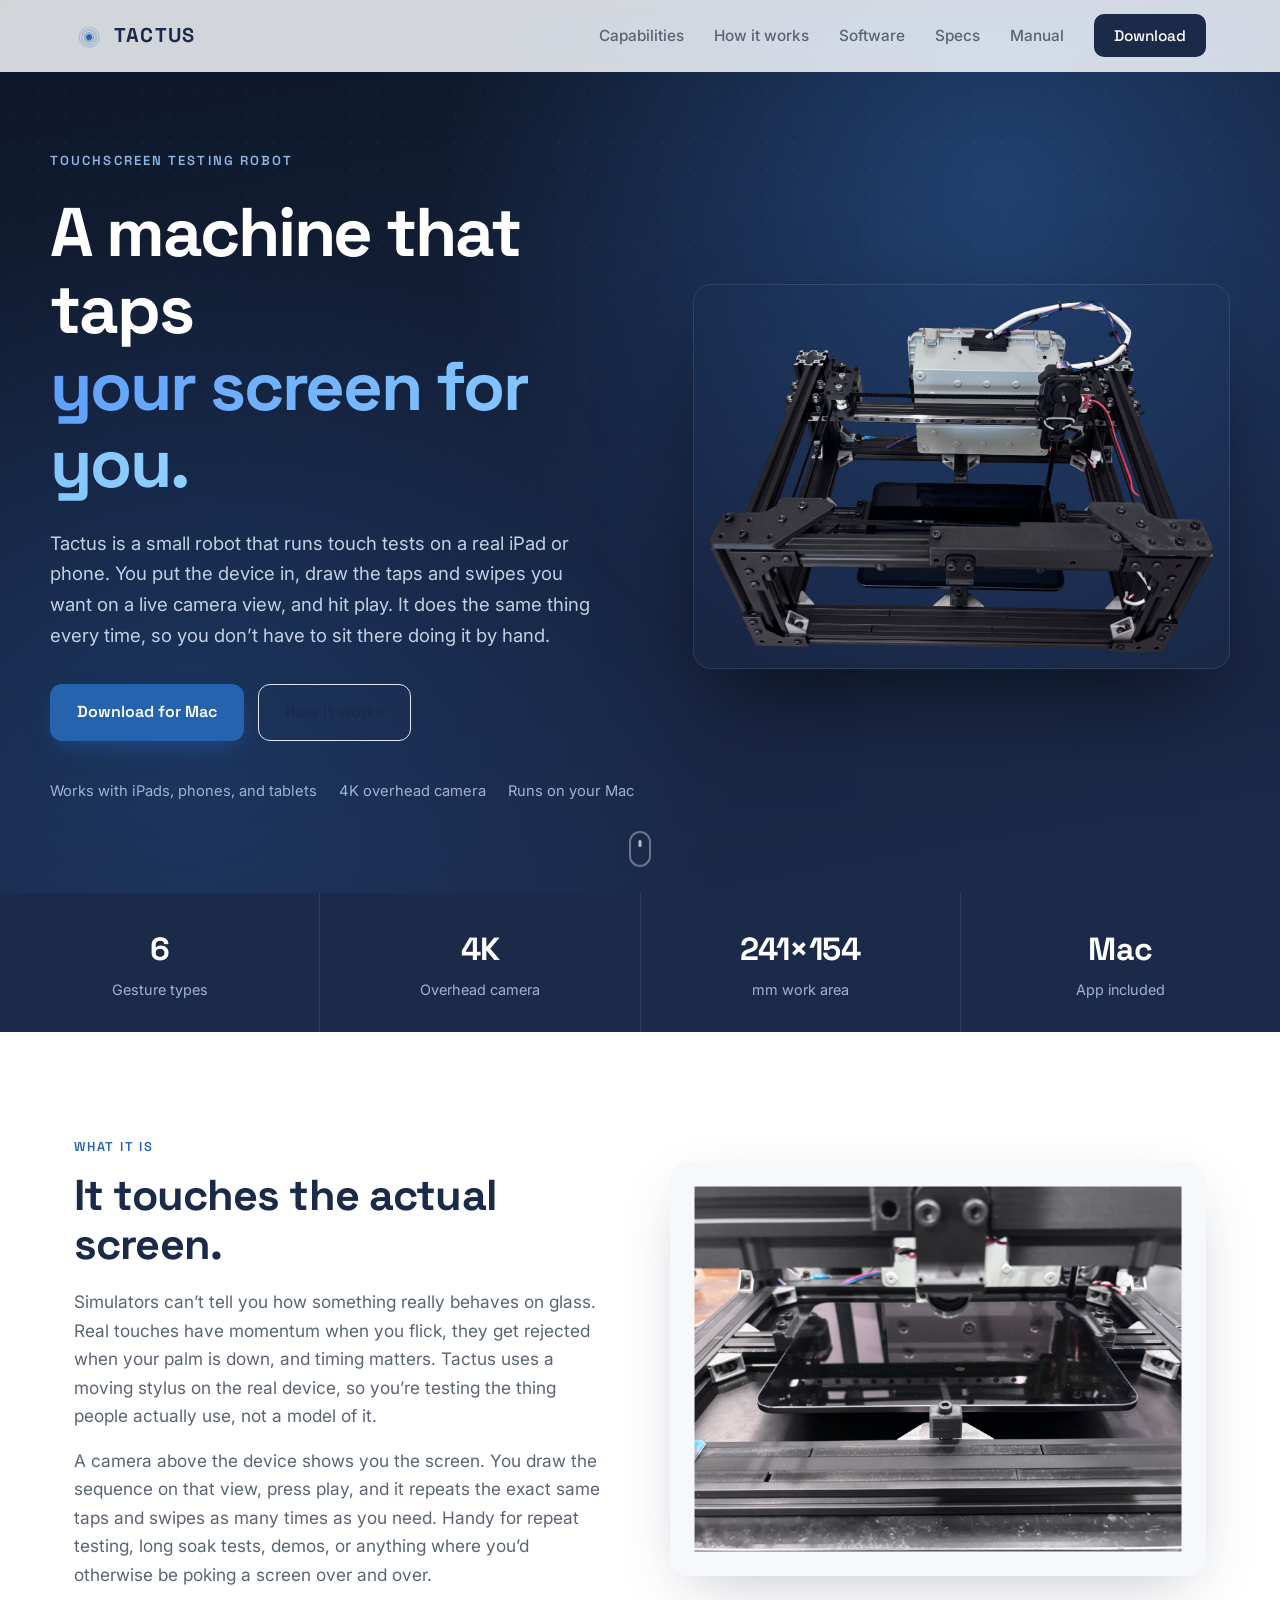
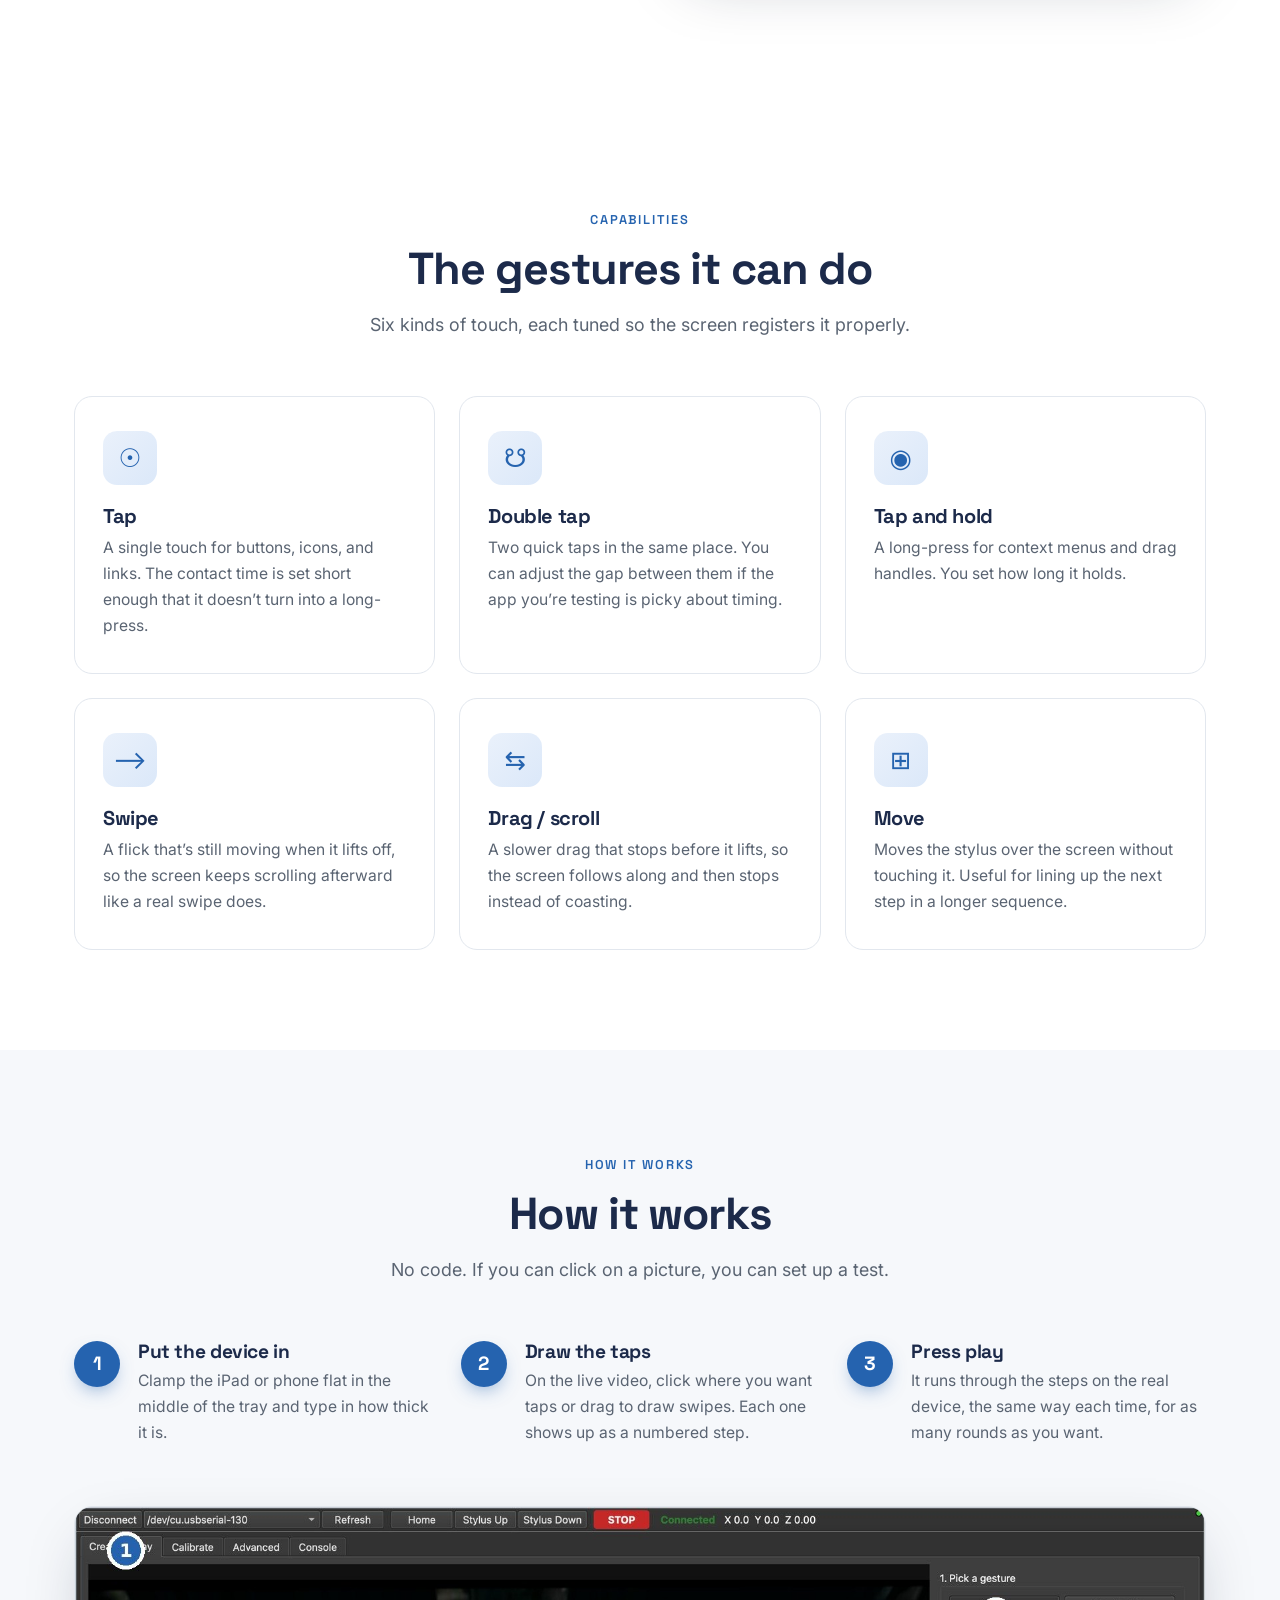
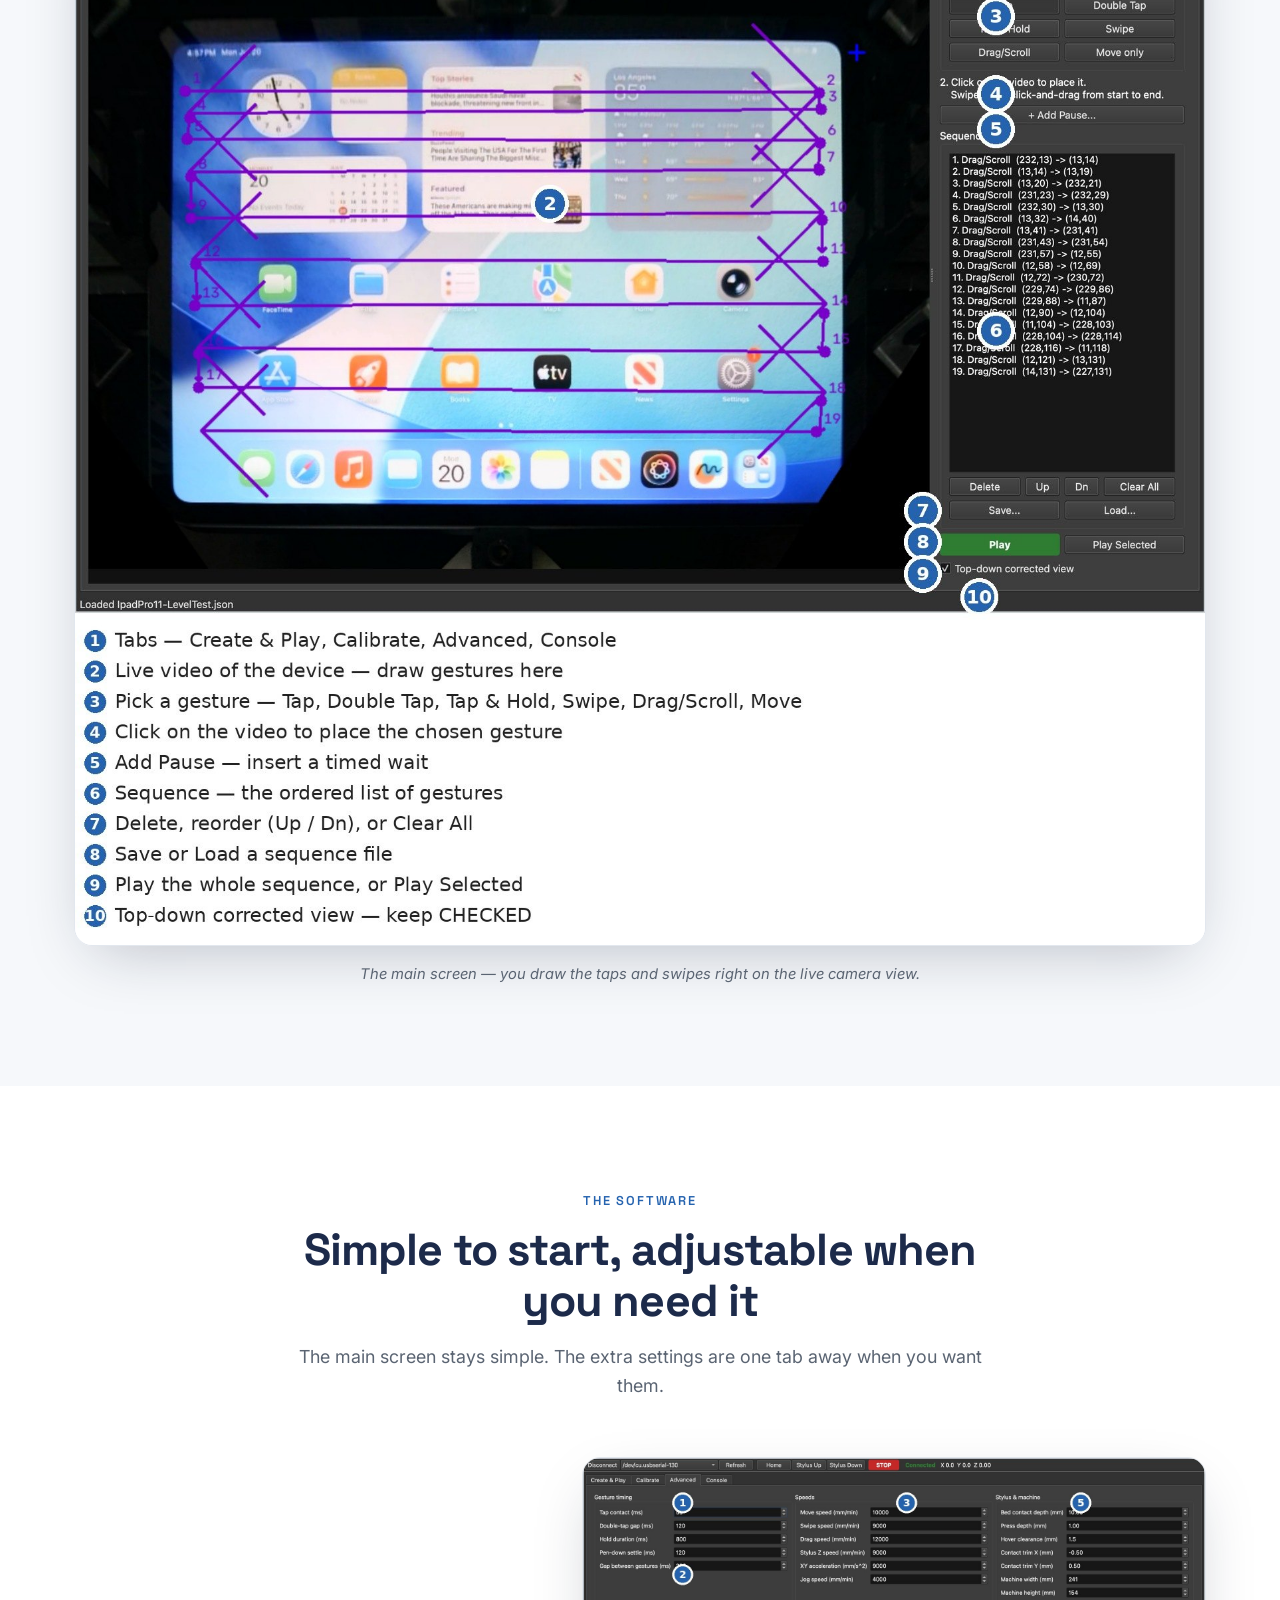
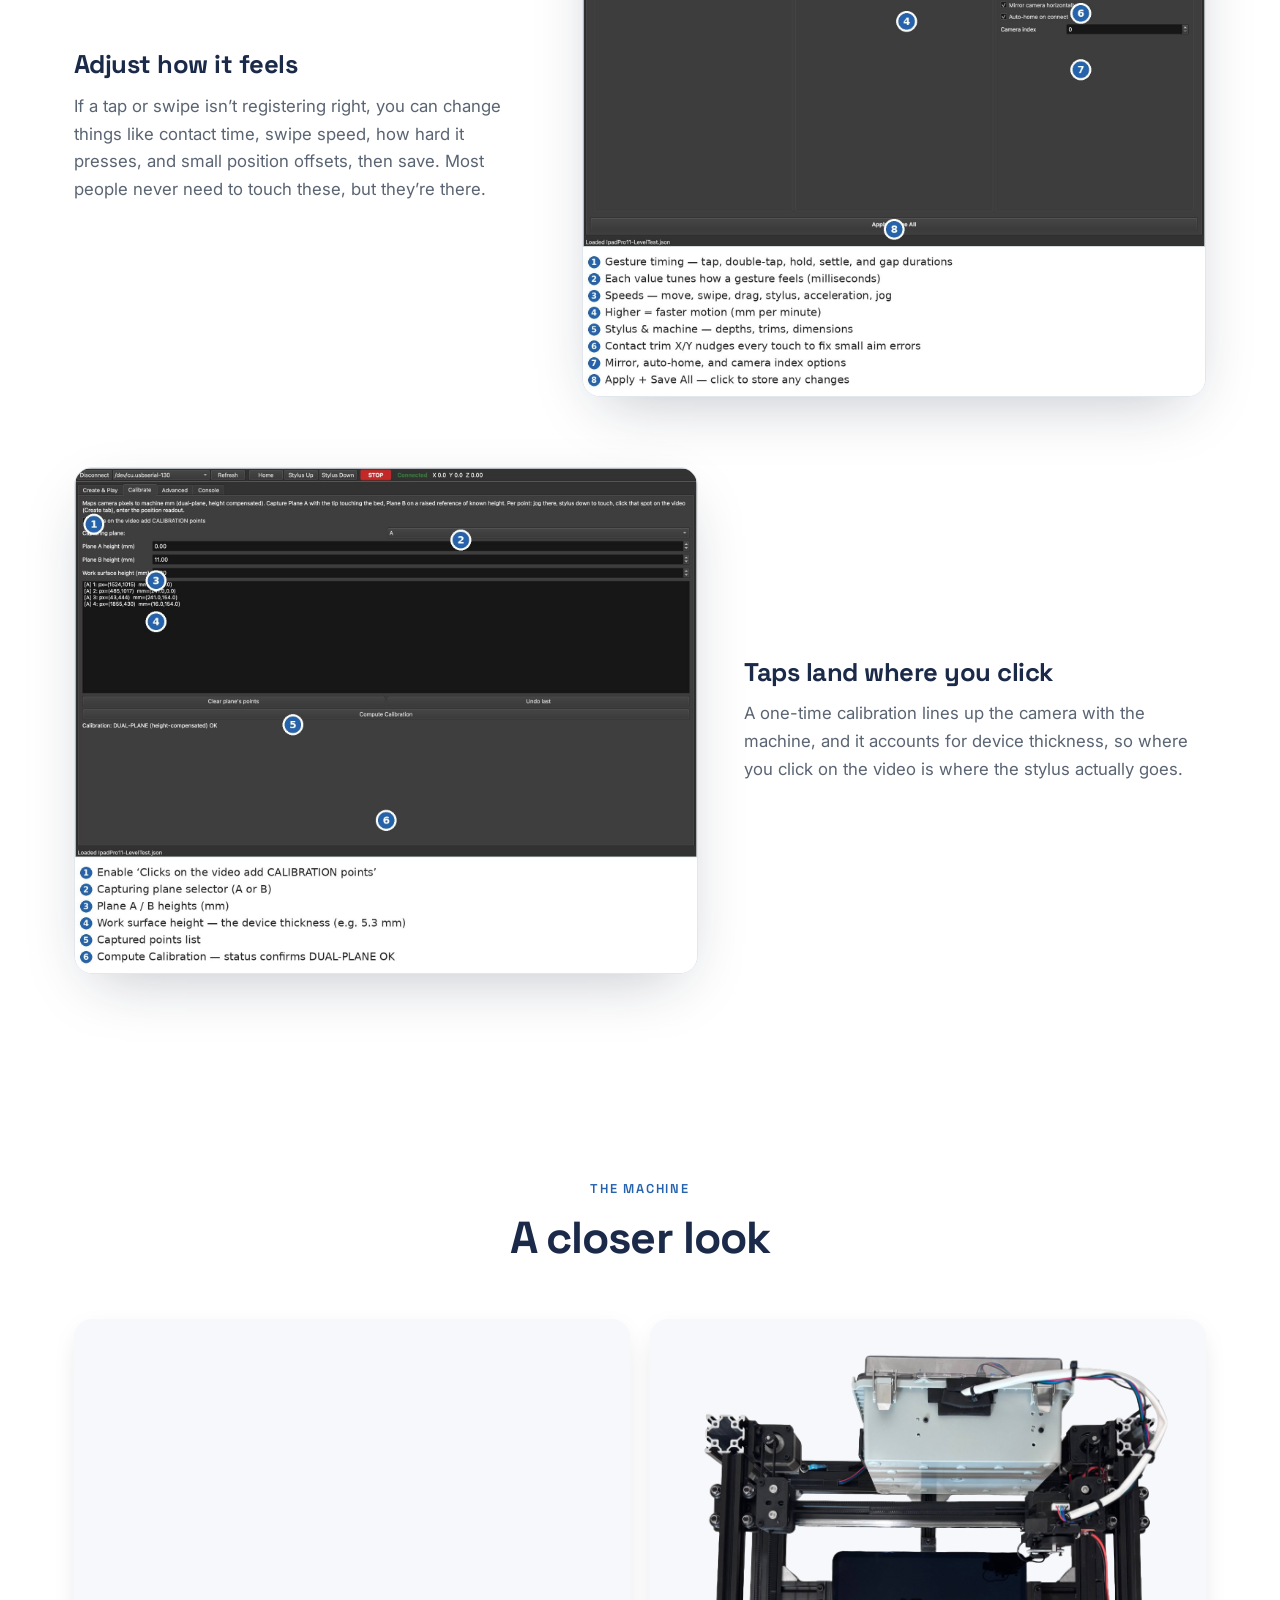
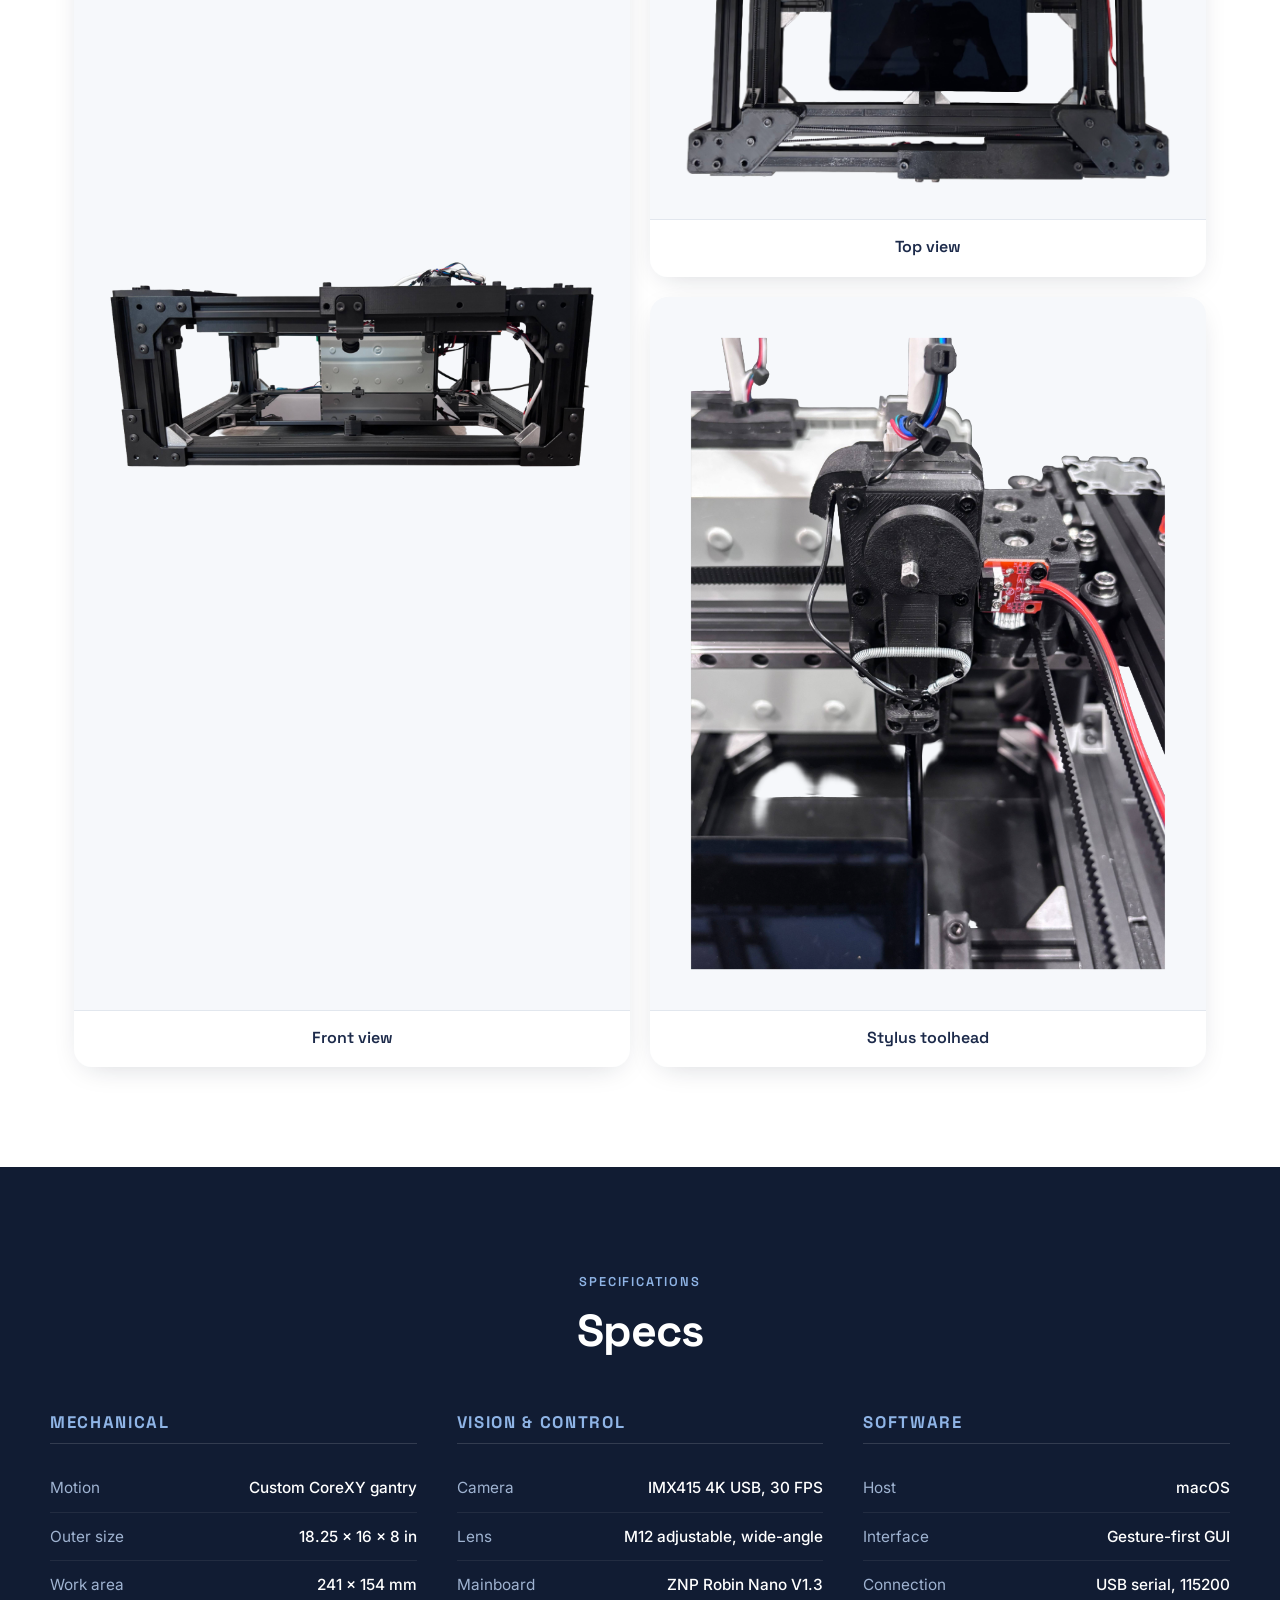
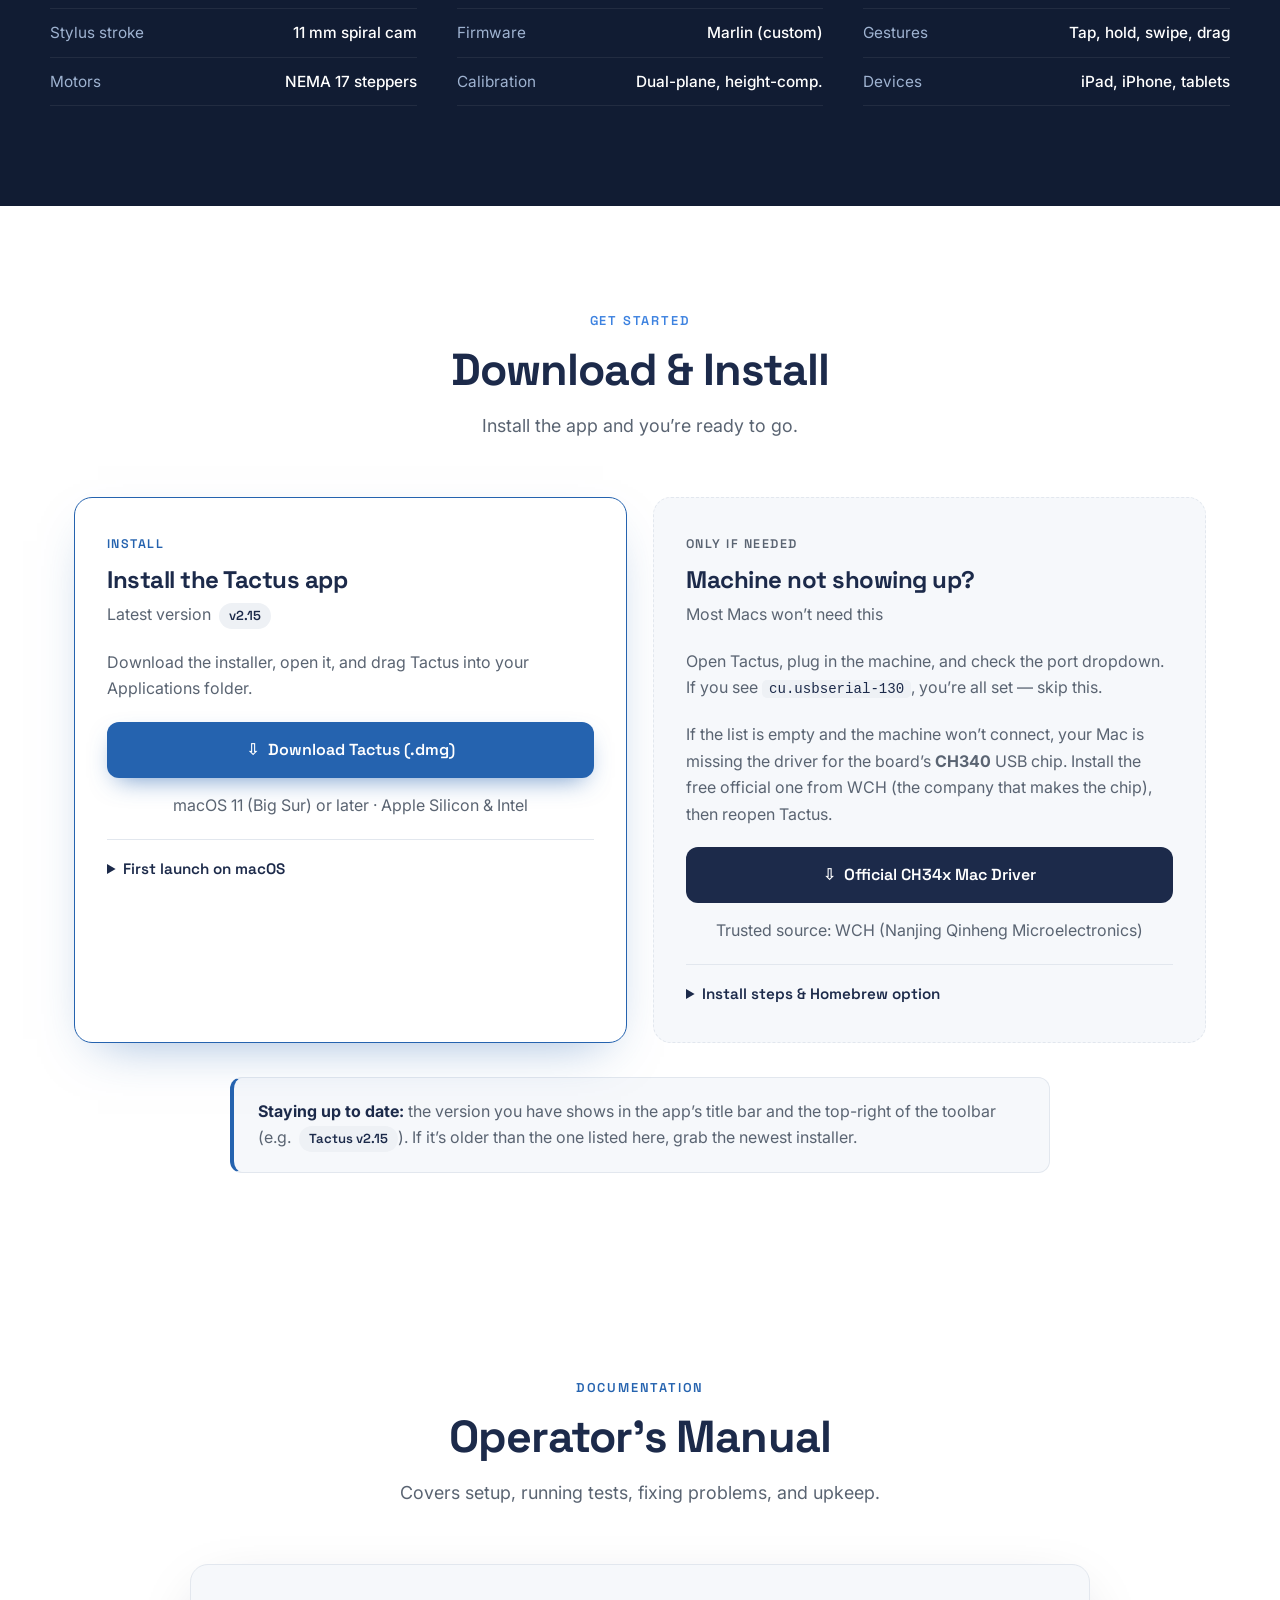
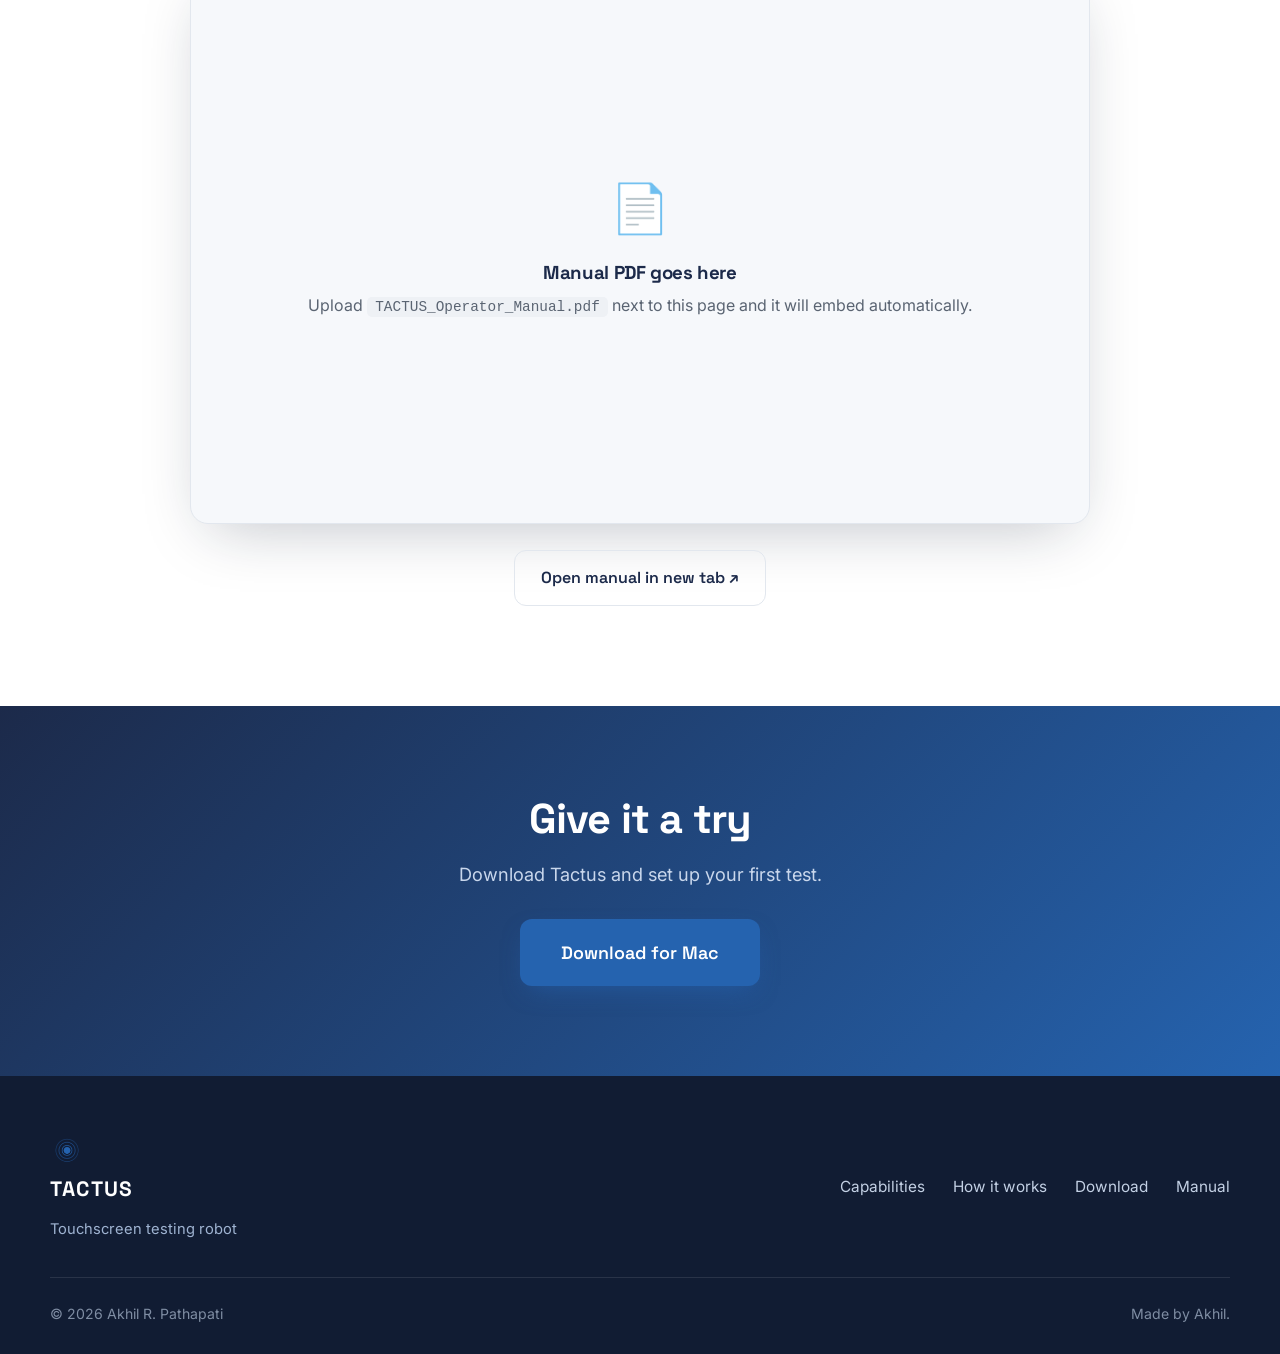
<file: index.html>
<!DOCTYPE html>
<html lang="en">
<head>
<meta charset="UTF-8">
<meta name="viewport" content="width=device-width, initial-scale=1.0">
<title>Tactus &mdash; Automated Touchscreen Test Platform</title>
<meta name="description" content="Tactus is a small robot that runs touch tests on a real iPad, iPhone, or tablet. Draw the taps and swipes on a live camera view and it repeats them for you.">
<link rel="icon" type="image/png" sizes="32x32" href="assets/favicon_32.png">
<link rel="apple-touch-icon" href="assets/favicon_180.png">
<link rel="preconnect" href="https://fonts.googleapis.com">
<link rel="preconnect" href="https://fonts.gstatic.com" crossorigin>
<link href="https://fonts.googleapis.com/css2?family=Space+Grotesk:wght@400;500;600;700&family=Inter:wght@400;500;600&display=swap" rel="stylesheet">
<link rel="stylesheet" href="style.css">
</head>
<body>

<!-- ============ NAV ============ -->
<header class="nav" id="nav">
  <div class="nav-inner">
    <a href="#top" class="brand">
      <img src="assets/logo_mark.png" alt="" class="brand-mark">
      <span class="brand-name">TACTUS</span>
    </a>
    <nav class="nav-links">
      <a href="#capabilities">Capabilities</a>
      <a href="#how">How it works</a>
      <a href="#software">Software</a>
      <a href="#specs">Specs</a>
      <a href="#manual">Manual</a>
      <a href="#download" class="nav-cta">Download</a>
    </nav>
    <button class="nav-burger" id="burger" aria-label="Menu"><span></span><span></span><span></span></button>
  </div>
</header>

<!-- ============ HERO ============ -->
<section class="hero" id="top">
  <div class="hero-bg"></div>
  <div class="hero-grid"></div>
  <div class="hero-inner">
    <div class="hero-copy">
      <div class="eyebrow">Touchscreen testing robot</div>
      <h1>A machine that taps<br><span class="grad">your screen for you.</span></h1>
      <p class="hero-sub">Tactus is a small robot that runs touch tests on a real iPad or phone. You put the device in, draw the taps and swipes you want on a live camera view, and hit play. It does the same thing every time, so you don’t have to sit there doing it by hand.</p>
      <div class="hero-actions">
        <a href="https://github.com/arp2019-Dev/Tactus-Website/releases/download/TACTUS-V2.15/Tactus-2.15.dmg" class="btn btn-primary" download>Download for Mac</a>
        <a href="#how" class="btn btn-ghost">How it works</a>
      </div>
      <div class="hero-badges">
        <span>Works with iPads, phones, and tablets</span>
        <span>4K overhead camera</span>
        <span>Runs on your Mac</span>
      </div>
    </div>
    <div class="hero-media">
      <img src="assets/dev_hero.png" alt="The Tactus machine" />
      <div class="hero-media-glow"></div>
    </div>
  </div>
  <div class="scroll-cue"><span></span></div>
</section>

<!-- ============ TRUST STRIP ============ -->
<section class="strip">
  <div class="strip-item"><b>6</b><span>Gesture types</span></div>
  <div class="strip-item"><b>4K</b><span>Overhead camera</span></div>
  <div class="strip-item"><b>241&times;154</b><span>mm work area</span></div>
  <div class="strip-item"><b>Mac</b><span>App included</span></div>
</section>

<!-- ============ INTRO ============ -->
<section class="section intro">
  <div class="intro-copy">
    <div class="section-tag">What it is</div>
    <h2>It touches the actual screen.</h2>
    <p>Simulators can’t tell you how something really behaves on glass. Real touches have momentum when you flick, they get rejected when your palm is down, and timing matters. Tactus uses a moving stylus on the real device, so you’re testing the thing people actually use, not a model of it.</p>
    <p>A camera above the device shows you the screen. You draw the sequence on that view, press play, and it repeats the exact same taps and swipes as many times as you need. Handy for repeat testing, long soak tests, demos, or anything where you’d otherwise be poking a screen over and over.</p>
  </div>
  <div class="intro-media">
    <img src="assets/dev_closeup.png" alt="The stylus touching an iPad on the tray">
  </div>
</section>

<!-- ============ CAPABILITIES ============ -->
<section class="section cap" id="capabilities">
  <div class="section-head center">
    <div class="section-tag">Capabilities</div>
    <h2>The gestures it can do</h2>
    <p class="section-lead">Six kinds of touch, each tuned so the screen registers it properly.</p>
  </div>
  <div class="cap-grid">
    <div class="cap-card"><div class="cap-ico">&#9737;</div><h3>Tap</h3><p>A single touch for buttons, icons, and links. The contact time is set short enough that it doesn’t turn into a long-press.</p></div>
    <div class="cap-card"><div class="cap-ico">&#9739;</div><h3>Double tap</h3><p>Two quick taps in the same place. You can adjust the gap between them if the app you’re testing is picky about timing.</p></div>
    <div class="cap-card"><div class="cap-ico">&#9673;</div><h3>Tap and hold</h3><p>A long-press for context menus and drag handles. You set how long it holds.</p></div>
    <div class="cap-card"><div class="cap-ico">&#10230;</div><h3>Swipe</h3><p>A flick that’s still moving when it lifts off, so the screen keeps scrolling afterward like a real swipe does.</p></div>
    <div class="cap-card"><div class="cap-ico">&#8646;</div><h3>Drag / scroll</h3><p>A slower drag that stops before it lifts, so the screen follows along and then stops instead of coasting.</p></div>
    <div class="cap-card"><div class="cap-ico">&#8862;</div><h3>Move</h3><p>Moves the stylus over the screen without touching it. Useful for lining up the next step in a longer sequence.</p></div>
  </div>
</section>

<!-- ============ HOW IT WORKS ============ -->
<section class="section how" id="how">
  <div class="section-head center">
    <div class="section-tag">How it works</div>
    <h2>How it works</h2>
    <p class="section-lead">No code. If you can click on a picture, you can set up a test.</p>
  </div>
  <div class="how-steps">
    <div class="how-step">
      <div class="how-num">1</div>
      <div class="how-body"><h3>Put the device in</h3><p>Clamp the iPad or phone flat in the middle of the tray and type in how thick it is.</p></div>
    </div>
    <div class="how-step">
      <div class="how-num">2</div>
      <div class="how-body"><h3>Draw the taps</h3><p>On the live video, click where you want taps or drag to draw swipes. Each one shows up as a numbered step.</p></div>
    </div>
    <div class="how-step">
      <div class="how-num">3</div>
      <div class="how-body"><h3>Press play</h3><p>It runs through the steps on the real device, the same way each time, for as many rounds as you want.</p></div>
    </div>
  </div>
  <div class="how-media">
    <img src="assets/annot_create.jpg" alt="Tactus Create &amp; Play interface with a gesture sequence">
    <p class="fignote">The main screen — you draw the taps and swipes right on the live camera view.</p>
  </div>
</section>

<!-- ============ SOFTWARE ============ -->
<section class="section software" id="software">
  <div class="section-head center">
    <div class="section-tag">The Software</div>
    <h2>Simple to start, adjustable when you need it</h2>
    <p class="section-lead">The main screen stays simple. The extra settings are one tab away when you want them.</p>
  </div>
  <div class="sw-showcase">
    <div class="sw-feature">
      <div class="sw-text">
        <h3>Adjust how it feels</h3>
        <p>If a tap or swipe isn&rsquo;t registering right, you can change things like contact time, swipe speed, how hard it presses, and small position offsets, then save. Most people never need to touch these, but they&rsquo;re there.</p>
      </div>
      <img src="assets/annot_advanced.jpg" alt="Advanced settings tab">
    </div>
    <div class="sw-feature reverse">
      <div class="sw-text">
        <h3>Taps land where you click</h3>
        <p>A one-time calibration lines up the camera with the machine, and it accounts for device thickness, so where you click on the video is where the stylus actually goes.</p>
      </div>
      <img src="assets/annot_calibrate.jpg" alt="Calibration tab">
    </div>
  </div>
</section>

<!-- ============ GALLERY ============ -->
<section class="section gallery">
  <div class="section-head center">
    <div class="section-tag">The machine</div>
    <h2>A closer look</h2>
  </div>
  <div class="gal-grid">
    <figure class="gal-item wide"><img src="assets/dev_front.png" alt="Tactus front view"><figcaption>Front view</figcaption></figure>
    <figure class="gal-item"><img src="assets/dev_top.png" alt="Tactus top view"><figcaption>Top view</figcaption></figure>
    <figure class="gal-item"><img src="assets/dev_toolhead.png" alt="The stylus toolhead"><figcaption>Stylus toolhead</figcaption></figure>
  </div>
</section>

<!-- ============ SPECS ============ -->
<section class="section specs" id="specs">
  <div class="section-head center">
    <div class="section-tag">Specifications</div>
    <h2>Specs</h2>
  </div>
  <div class="spec-cols">
    <div class="spec-block">
      <h4>Mechanical</h4>
      <dl>
        <div><dt>Motion</dt><dd>Custom CoreXY gantry</dd></div>
        <div><dt>Outer size</dt><dd>18.25 &times; 16 &times; 8 in</dd></div>
        <div><dt>Work area</dt><dd>241 &times; 154 mm</dd></div>
        <div><dt>Stylus stroke</dt><dd>11 mm spiral cam</dd></div>
        <div><dt>Motors</dt><dd>NEMA 17 steppers</dd></div>
      </dl>
    </div>
    <div class="spec-block">
      <h4>Vision &amp; Control</h4>
      <dl>
        <div><dt>Camera</dt><dd>IMX415 4K USB, 30 FPS</dd></div>
        <div><dt>Lens</dt><dd>M12 adjustable, wide-angle</dd></div>
        <div><dt>Mainboard</dt><dd>ZNP Robin Nano V1.3</dd></div>
        <div><dt>Firmware</dt><dd>Marlin (custom)</dd></div>
        <div><dt>Calibration</dt><dd>Dual-plane, height-comp.</dd></div>
      </dl>
    </div>
    <div class="spec-block">
      <h4>Software</h4>
      <dl>
        <div><dt>Host</dt><dd>macOS</dd></div>
        <div><dt>Interface</dt><dd>Gesture-first GUI</dd></div>
        <div><dt>Connection</dt><dd>USB serial, 115200</dd></div>
        <div><dt>Gestures</dt><dd>Tap, hold, swipe, drag</dd></div>
        <div><dt>Devices</dt><dd>iPad, iPhone, tablets</dd></div>
      </dl>
    </div>
  </div>
</section>

<!-- ============ DOWNLOAD / INSTALL ============ -->
<section class="section download" id="download">
  <div class="section-head center">
    <div class="section-tag light">Get Started</div>
    <h2>Download &amp; Install</h2>
    <p class="section-lead">Install the app and you’re ready to go.</p>
  </div>

  <div class="dl-cards">
    <!-- App -->
    <div class="dl-card featured">
      <div class="dl-step">Install</div>
      <h3>Install the Tactus app</h3>
      <p class="dl-ver">Latest version <span class="ver-pill" id="appVersion">v2.15</span></p>
      <p>Download the installer, open it, and drag Tactus into your Applications folder.</p>
      <a href="https://github.com/arp2019-Dev/Tactus-Website/releases/download/TACTUS-V2.15/Tactus-2.15.dmg" class="btn btn-primary btn-block" id="dmgLink" download>
        &#8681;&nbsp; Download Tactus (.dmg)
      </a>
      <p class="dl-fine">macOS 11 (Big Sur) or later &middot; Apple Silicon &amp; Intel</p>
      <details class="dl-note">
        <summary>First launch on macOS</summary>
        <p>Because Tactus is from an independent developer, the first time you open it macOS may show a security prompt. Right-click (or Control-click) the Tactus app &rarr; <b>Open</b> &rarr; <b>Open</b>. You only do this once.</p>
      </details>
    </div>

    <!-- Driver (only if needed) -->
    <div class="dl-card dl-card-optional">
      <div class="dl-step optional">Only if needed</div>
      <h3>Machine not showing up?</h3>
      <p class="dl-ver">Most Macs won’t need this</p>
      <p>Open Tactus, plug in the machine, and check the port dropdown. If you see <code>cu.usbserial-130</code>, you’re all set — skip this.</p>
      <p>If the list is empty and the machine won’t connect, your Mac is missing the driver for the board’s <b>CH340</b> USB chip. Install the free official one from WCH (the company that makes the chip), then reopen Tactus.</p>
      <a href="https://www.wch-ic.com/downloads/CH34XSER_MAC_ZIP.html" target="_blank" rel="noopener" class="btn btn-dark btn-block">
        &#8681;&nbsp; Official CH34x Mac Driver
      </a>
      <p class="dl-fine">Trusted source: WCH (Nanjing Qinheng Microelectronics)</p>
      <details class="dl-note">
        <summary>Install steps &amp; Homebrew option</summary>
        <p><b>Standard install:</b> unzip the download, open the <code>.pkg</code> (or the <code>.dmg</code> on Apple Silicon), and follow the prompts. If macOS blocks it, go to <b>System Settings &rarr; Privacy &amp; Security</b> and click <b>Allow Anyway</b>, then re-open. On macOS 11+, open <b>CH34xVCPDriver</b> from Launchpad and click <b>Install</b>. Restart if asked.</p>
        <p><b>Homebrew (advanced):</b></p>
        <pre><code>brew install --cask wch-ch34x-usb-serial-driver</code></pre>
        <p>After installing, the machine appears as <code>cu.usbserial-130</code> in Tactus.</p>
      </details>
    </div>
  </div>

  <div class="dl-tip">
    <b>Staying up to date:</b> the version you have shows in the app’s title bar and the top-right of the toolbar (e.g. <span class="ver-pill">Tactus v2.15</span>). If it’s older than the one listed here, grab the newest installer.
  </div>
</section>

<!-- ============ MANUAL ============ -->
<section class="section manual" id="manual">
  <div class="section-head center">
    <div class="section-tag">Documentation</div>
    <h2>Operator's Manual</h2>
    <p class="section-lead">Covers setup, running tests, fixing problems, and upkeep.</p>
  </div>

  <!-- Embeds TACTUS_Operator_Manual.pdf (in this same folder). If the file
       is ever missing, the placeholder below shows instead. -->
  <div class="manual-frame" id="manualFrame">
    <object data="TACTUS_Operator_Manual.pdf" type="application/pdf" width="100%" height="100%">
      <div class="manual-placeholder">
        <div class="mp-ico">&#128196;</div>
        <h3>Manual PDF goes here</h3>
        <p>Upload <code>TACTUS_Operator_Manual.pdf</code> next to this page and it will embed automatically.</p>
      </div>
    </object>
  </div>
  <div class="manual-actions">
    <a href="TACTUS_Operator_Manual.pdf" target="_blank" rel="noopener" class="btn btn-ghost">Open manual in new tab &#8599;</a>
  </div>
</section>

<!-- ============ CTA ============ -->
<section class="cta">
  <div class="cta-inner">
    <h2>Give it a try</h2>
    <p>Download Tactus and set up your first test.</p>
    <a href="https://github.com/arp2019-Dev/Tactus-Website/releases/download/TACTUS-V2.15/Tactus-2.15.dmg" class="btn btn-primary btn-lg" download>Download for Mac</a>
  </div>
</section>

<!-- ============ FOOTER ============ -->
<footer class="footer">
  <div class="footer-inner">
    <div class="foot-brand">
      <img src="assets/logo_mark.png" alt="" class="brand-mark">
      <span class="brand-name">TACTUS</span>
      <p>Touchscreen testing robot</p>
    </div>
    <div class="foot-links">
      <a href="#capabilities">Capabilities</a>
      <a href="#how">How it works</a>
      <a href="#download">Download</a>
      <a href="#manual">Manual</a>
    </div>
  </div>
  <div class="foot-bottom">
    <span>&copy; <span id="year"></span> Akhil R. Pathapati</span>
    <span>Made by Akhil.</span>
  </div>
</footer>

<script src="script.js"></script>
</body>
</html>
</file>
<file: style.css>
/* ============ TACTUS SITE ============ */
:root{
  --navy:#111c33; --navy2:#1c2a4a; --blue:#2563af; --blue-br:#3d82e0;
  --ink:#1a1f2b; --gray:#5a6472; --lgray:#eef1f5; --line:#e2e7ee;
  --bg:#ffffff; --bg-alt:#f6f8fb;
  --radius:18px; --shadow:0 20px 60px -20px rgba(17,28,51,.28);
  --shadow-sm:0 8px 30px -12px rgba(17,28,51,.22);
  --max:1180px;
  --font-d:'Space Grotesk',system-ui,sans-serif;
  --font-b:'Inter',system-ui,sans-serif;
}
*{margin:0;padding:0;box-sizing:border-box}
html{scroll-behavior:smooth;scroll-padding-top:76px}
body{font-family:var(--font-b);color:var(--ink);background:var(--bg);line-height:1.65;-webkit-font-smoothing:antialiased}
h1,h2,h3,h4{font-family:var(--font-d);line-height:1.12;font-weight:700;letter-spacing:-.02em}
img{max-width:100%;display:block}
a{color:inherit;text-decoration:none}
.section{max-width:var(--max);margin:0 auto;padding:100px 24px}
.section-tag{display:inline-block;font-family:var(--font-d);font-weight:600;font-size:.8rem;letter-spacing:.14em;text-transform:uppercase;color:var(--blue);margin-bottom:14px}
.section-tag.light{color:var(--blue-br)}
.section-head{margin-bottom:56px}
.section-head.center{text-align:center;max-width:720px;margin-left:auto;margin-right:auto}
.section-head h2{font-size:clamp(1.9rem,4vw,2.8rem);color:var(--navy2)}
.section-lead{font-size:1.12rem;color:var(--gray);margin-top:16px}

/* ---- buttons ---- */
.btn{display:inline-flex;align-items:center;justify-content:center;gap:8px;font-family:var(--font-d);font-weight:600;font-size:1rem;padding:14px 26px;border-radius:12px;border:1.5px solid transparent;cursor:pointer;transition:transform .15s ease,box-shadow .2s ease,background .2s ease;white-space:nowrap}
.btn:active{transform:translateY(1px)}
.btn-primary{background:var(--blue);color:#fff;box-shadow:0 10px 26px -10px rgba(37,99,175,.7)}
.btn-primary:hover{background:var(--blue-br);box-shadow:0 14px 32px -10px rgba(37,99,175,.85);transform:translateY(-2px)}
.btn-ghost{background:transparent;color:var(--navy2);border-color:var(--line)}
.btn-ghost:hover{border-color:var(--blue);color:var(--blue)}
.btn-dark{background:var(--navy2);color:#fff}
.btn-dark:hover{background:var(--navy);transform:translateY(-2px)}
.btn-block{width:100%}
.btn-lg{padding:18px 40px;font-size:1.12rem}

/* ============ NAV ============ */
.nav{position:fixed;top:0;left:0;right:0;z-index:100;background:rgba(255,255,255,.82);backdrop-filter:saturate(180%) blur(14px);border-bottom:1px solid transparent;transition:border-color .3s,box-shadow .3s}
.nav.scrolled{border-color:var(--line);box-shadow:0 4px 20px -12px rgba(17,28,51,.2)}
.nav-inner{max-width:var(--max);margin:0 auto;padding:14px 24px;display:flex;align-items:center;justify-content:space-between}
.brand{display:flex;align-items:center;gap:10px}
.brand-mark{width:30px;height:30px}
.brand-name{font-family:var(--font-d);font-weight:700;font-size:1.25rem;letter-spacing:.06em;color:var(--navy2)}
.nav-links{display:flex;align-items:center;gap:30px}
.nav-links a{font-size:.96rem;font-weight:500;color:var(--gray);transition:color .18s}
.nav-links a:hover{color:var(--navy2)}
.nav-cta{background:var(--navy2);color:#fff!important;padding:9px 20px;border-radius:10px;font-family:var(--font-d);font-weight:600}
.nav-cta:hover{background:var(--blue)}
.nav-burger{display:none;flex-direction:column;gap:5px;background:none;border:none;cursor:pointer;padding:6px}
.nav-burger span{width:24px;height:2px;background:var(--navy2);border-radius:2px;transition:.25s}

/* ============ HERO ============ */
.hero{position:relative;padding:150px 24px 90px;overflow:hidden;background:linear-gradient(170deg,#0d1626 0%,#16233f 55%,#1c2a4a 100%);color:#fff}
.hero-bg{position:absolute;inset:0;background:radial-gradient(circle at 78% 20%,rgba(61,130,224,.35),transparent 45%),radial-gradient(circle at 15% 85%,rgba(37,99,175,.25),transparent 40%)}
.hero-grid{position:absolute;inset:0;background-image:radial-gradient(rgba(255,255,255,.08) 1px,transparent 1px);background-size:26px 26px;mask-image:linear-gradient(to bottom,rgba(0,0,0,.6),transparent 80%)}
.hero-inner{position:relative;max-width:var(--max);margin:0 auto;display:grid;grid-template-columns:1.05fr .95fr;gap:50px;align-items:center}
.eyebrow{font-family:var(--font-d);font-weight:600;font-size:.82rem;letter-spacing:.16em;text-transform:uppercase;color:#8fb4e6;margin-bottom:22px}
.hero h1{font-size:clamp(2.5rem,6vw,4.3rem);color:#fff;letter-spacing:-.03em}
.grad{background:linear-gradient(100deg,#5fa0ff,#8fd0ff);-webkit-background-clip:text;background-clip:text;-webkit-text-fill-color:transparent}
.hero-sub{margin:26px 0 34px;font-size:1.16rem;color:#c3d0e4;max-width:540px}
.hero-actions{display:flex;gap:14px;flex-wrap:wrap}
.hero-badges{display:flex;gap:22px;flex-wrap:wrap;margin-top:38px;font-size:.92rem;color:#9fb3d1}
.hero-badges span{white-space:nowrap}
.hero-media{position:relative}
.hero-media img{border-radius:var(--radius);box-shadow:0 40px 90px -30px rgba(0,0,0,.7);border:1px solid rgba(255,255,255,.1)}
.hero-media-glow{position:absolute;inset:-30px;background:radial-gradient(circle,rgba(61,130,224,.4),transparent 65%);z-index:-1;filter:blur(20px)}
.scroll-cue{position:absolute;bottom:26px;left:50%;transform:translateX(-50%)}
.scroll-cue span{display:block;width:22px;height:36px;border:2px solid rgba(255,255,255,.35);border-radius:12px;position:relative}
.scroll-cue span::after{content:"";position:absolute;top:7px;left:50%;transform:translateX(-50%);width:3px;height:7px;background:rgba(255,255,255,.7);border-radius:2px;animation:scroll 1.6s ease infinite}
@keyframes scroll{0%{opacity:0;top:7px}40%{opacity:1}80%{opacity:0;top:16px}}

/* ============ STRIP ============ */
.strip{background:var(--navy2);color:#fff;display:flex;justify-content:center;flex-wrap:wrap}
.strip-item{flex:1;min-width:180px;text-align:center;padding:30px 20px;border-right:1px solid rgba(255,255,255,.1)}
.strip-item:last-child{border-right:none}
.strip-item b{display:block;font-family:var(--font-d);font-size:2rem;font-weight:700;color:#fff;letter-spacing:-.02em}
.strip-item span{font-size:.9rem;color:#9fb3d1}

/* ============ INTRO ============ */
.intro{display:grid;grid-template-columns:1fr 1fr;gap:60px;align-items:center}
.intro h2{font-size:clamp(1.9rem,4vw,2.7rem);color:var(--navy2);margin-bottom:20px}
.intro p{font-size:1.08rem;color:var(--gray);margin-bottom:16px}
.intro em{color:var(--navy2);font-style:normal;font-weight:600}
.intro-media img{border-radius:var(--radius);box-shadow:var(--shadow);background:var(--bg-alt);padding:10px}

/* ============ CAPABILITIES ============ */
.cap-grid{display:grid;grid-template-columns:repeat(3,1fr);gap:24px}
.cap-card{background:var(--bg);border:1px solid var(--line);border-radius:var(--radius);padding:34px 28px;transition:transform .2s,box-shadow .2s,border-color .2s}
.cap-card:hover{transform:translateY(-6px);box-shadow:var(--shadow-sm);border-color:transparent}
.cap-ico{width:54px;height:54px;display:flex;align-items:center;justify-content:center;font-size:1.6rem;background:linear-gradient(135deg,#eaf1fb,#dbe8f9);color:var(--blue);border-radius:14px;margin-bottom:20px}
.cap-card h3{font-size:1.25rem;color:var(--navy2);margin-bottom:8px}
.cap-card p{color:var(--gray);font-size:.98rem}

/* ============ HOW ============ */
.how{background:var(--bg-alt);max-width:none;padding-left:0;padding-right:0}
.how>*{max-width:var(--max);margin-left:auto;margin-right:auto;padding-left:24px;padding-right:24px}
.how-steps{display:grid;grid-template-columns:repeat(3,1fr);gap:28px;margin-bottom:60px}
.how-step{display:flex;gap:18px;align-items:flex-start}
.how-num{flex:none;width:46px;height:46px;border-radius:50%;background:var(--blue);color:#fff;font-family:var(--font-d);font-weight:700;font-size:1.2rem;display:flex;align-items:center;justify-content:center;box-shadow:0 8px 20px -8px rgba(37,99,175,.7)}
.how-body h3{font-size:1.2rem;color:var(--navy2);margin-bottom:6px}
.how-body p{color:var(--gray);font-size:.98rem}
.how-media{text-align:center}
.how-media img{border-radius:var(--radius);box-shadow:var(--shadow);border:1px solid var(--line)}
.fignote{margin-top:16px;font-size:.92rem;color:var(--gray);font-style:italic}

/* ============ SOFTWARE ============ */
.sw-showcase{display:flex;flex-direction:column;gap:70px}
.sw-feature{display:grid;grid-template-columns:.85fr 1.15fr;gap:46px;align-items:center}
.sw-feature.reverse{grid-template-columns:1.15fr .85fr}
.sw-feature.reverse .sw-text{order:2}
.sw-text h3{font-size:1.6rem;color:var(--navy2);margin-bottom:14px}
.sw-text p{color:var(--gray);font-size:1.05rem}
.sw-feature img{border-radius:var(--radius);box-shadow:var(--shadow);border:1px solid var(--line)}

/* ============ GALLERY ============ */
.gal-grid{display:grid;grid-template-columns:repeat(2,1fr);gap:20px}
.gal-item{position:relative;border-radius:var(--radius);overflow:hidden;box-shadow:var(--shadow-sm);background:var(--bg-alt);display:flex;flex-direction:column}
.gal-item.wide{grid-row:span 2}
.gal-item img{width:100%;height:100%;object-fit:contain;padding:22px;flex:1;transition:transform .4s ease}
.gal-item:hover img{transform:scale(1.03)}
.gal-item figcaption{padding:14px 20px 16px;background:#fff;border-top:1px solid var(--line);color:var(--navy2);font-family:var(--font-d);font-weight:600;font-size:1rem;text-align:center}

/* ============ SPECS ============ */
.specs{background:var(--navy);color:#fff;max-width:none;border-radius:0}
.specs .section-head h2{color:#fff}
.specs .section-tag{color:#8fb4e6}
.spec-cols{max-width:var(--max);margin:0 auto;display:grid;grid-template-columns:repeat(3,1fr);gap:40px}
.spec-block h4{font-family:var(--font-d);font-size:1.05rem;color:#8fb4e6;text-transform:uppercase;letter-spacing:.1em;margin-bottom:20px;padding-bottom:12px;border-bottom:1px solid rgba(255,255,255,.14)}
.spec-block dl div{display:flex;justify-content:space-between;gap:16px;padding:11px 0;border-bottom:1px solid rgba(255,255,255,.07);font-size:.96rem}
.spec-block dt{color:#9fb3d1}
.spec-block dd{color:#fff;font-weight:500;text-align:right}

/* ============ DOWNLOAD ============ */
.download{}
.dl-cards{display:grid;grid-template-columns:1fr 1fr;gap:26px;margin-bottom:34px}
.dl-card{background:#fff;border:1px solid var(--line);border-radius:var(--radius);padding:36px 32px;position:relative}
.dl-card.featured{border-color:var(--blue);box-shadow:0 20px 50px -24px rgba(37,99,175,.5)}
.dl-step{font-family:var(--font-d);font-weight:600;font-size:.78rem;letter-spacing:.12em;text-transform:uppercase;color:var(--blue);margin-bottom:12px}
.dl-step.optional{color:var(--gray)}
.dl-card-optional{background:var(--bg-alt);border-style:dashed}
.dl-card h3{font-size:1.5rem;color:var(--navy2);margin-bottom:8px}
.dl-ver{font-size:.92rem;color:var(--gray);margin-bottom:14px}
.ver-pill{display:inline-block;background:var(--lgray);color:var(--navy2);font-family:var(--font-d);font-weight:600;font-size:.82rem;padding:2px 10px;border-radius:20px;margin-left:4px}
.dl-card p{color:var(--gray);font-size:1rem;margin-bottom:20px}
.dl-fine{font-size:.85rem;color:var(--gray);margin-top:14px;text-align:center}
.dl-note{margin-top:18px;border-top:1px solid var(--line);padding-top:16px}
.dl-note summary{cursor:pointer;font-weight:600;color:var(--navy2);font-size:.95rem;font-family:var(--font-d)}
.dl-note summary:hover{color:var(--blue)}
.dl-note p{font-size:.92rem;margin:12px 0 0}
.dl-note pre{background:var(--navy);color:#dfe8f5;padding:12px 14px;border-radius:10px;overflow-x:auto;margin:10px 0;font-size:.85rem}
.dl-note code{font-family:'SF Mono',Menlo,monospace}
.dl-card code,.dl-tip code{background:var(--lgray);padding:1px 7px;border-radius:5px;font-size:.88em;font-family:'SF Mono',Menlo,monospace;color:var(--navy2)}
.dl-tip{max-width:820px;margin:0 auto;background:var(--bg-alt);border:1px solid var(--line);border-left:4px solid var(--blue);border-radius:12px;padding:20px 24px;font-size:1rem;color:var(--gray)}
.dl-tip b{color:var(--navy2)}

/* ============ MANUAL ============ */
.manual-frame{max-width:900px;margin:0 auto;height:560px;border-radius:var(--radius);overflow:hidden;box-shadow:var(--shadow);border:1px solid var(--line);background:var(--bg-alt)}
.manual-frame object{width:100%;height:100%}
.manual-placeholder{height:100%;display:flex;flex-direction:column;align-items:center;justify-content:center;text-align:center;padding:40px;color:var(--gray)}
.mp-ico{font-size:3rem;margin-bottom:16px}
.manual-placeholder h3{color:var(--navy2);margin-bottom:8px}
.manual-placeholder code{background:var(--lgray);padding:2px 8px;border-radius:5px;font-family:'SF Mono',Menlo,monospace;font-size:.9em}
.manual-actions{text-align:center;margin-top:26px}

/* ============ CTA ============ */
.cta{background:linear-gradient(135deg,#1c2a4a,#2563af);color:#fff;text-align:center;padding:90px 24px}
.cta-inner{max-width:640px;margin:0 auto}
.cta h2{font-size:clamp(1.9rem,4vw,2.6rem);color:#fff;margin-bottom:16px}
.cta p{font-size:1.14rem;color:#c9d7ec;margin-bottom:30px}

/* ============ FOOTER ============ */
.footer{background:var(--navy);color:#fff;padding:56px 24px 30px}
.footer-inner{max-width:var(--max);margin:0 auto;display:flex;justify-content:space-between;gap:40px;flex-wrap:wrap;padding-bottom:36px;border-bottom:1px solid rgba(255,255,255,.1)}
.foot-brand{display:flex;flex-direction:column;gap:6px}
.foot-brand .brand-mark{width:34px;height:34px}
.foot-brand .brand-name{color:#fff;font-size:1.3rem}
.foot-brand p{color:#9fb3d1;font-size:.92rem;margin-top:4px}
.foot-links{display:flex;gap:28px;flex-wrap:wrap;align-items:center}
.foot-links a{color:#c3d0e4;font-size:.96rem;transition:color .18s}
.foot-links a:hover{color:#fff}
.foot-bottom{max-width:var(--max);margin:24px auto 0;display:flex;justify-content:space-between;flex-wrap:wrap;gap:10px;color:#7f8da3;font-size:.88rem}

/* ============ RESPONSIVE ============ */
@media(max-width:900px){
  .hero-inner{grid-template-columns:1fr;gap:40px}
  .hero-media{order:-1}
  .intro{grid-template-columns:1fr;gap:36px}
  .cap-grid{grid-template-columns:1fr 1fr}
  .how-steps{grid-template-columns:1fr}
  .sw-feature,.sw-feature.reverse{grid-template-columns:1fr;gap:24px}
  .sw-feature.reverse .sw-text{order:0}
  .spec-cols{grid-template-columns:1fr;gap:32px}
  .dl-cards{grid-template-columns:1fr}
  .gal-grid{grid-template-columns:1fr}
  .gal-item.wide{grid-row:auto}
  .nav-links{position:fixed;top:62px;left:0;right:0;background:#fff;flex-direction:column;padding:20px 24px;gap:18px;border-bottom:1px solid var(--line);box-shadow:var(--shadow-sm);transform:translateY(-140%);transition:transform .3s;align-items:flex-start}
  .nav-links.open{transform:translateY(0)}
  .nav-burger{display:flex}
}
@media(max-width:560px){
  .section{padding:70px 20px}
  .cap-grid{grid-template-columns:1fr}
  .strip-item{min-width:50%;border-right:none}
  .hero-badges{gap:14px;font-size:.85rem}
}
</file>
